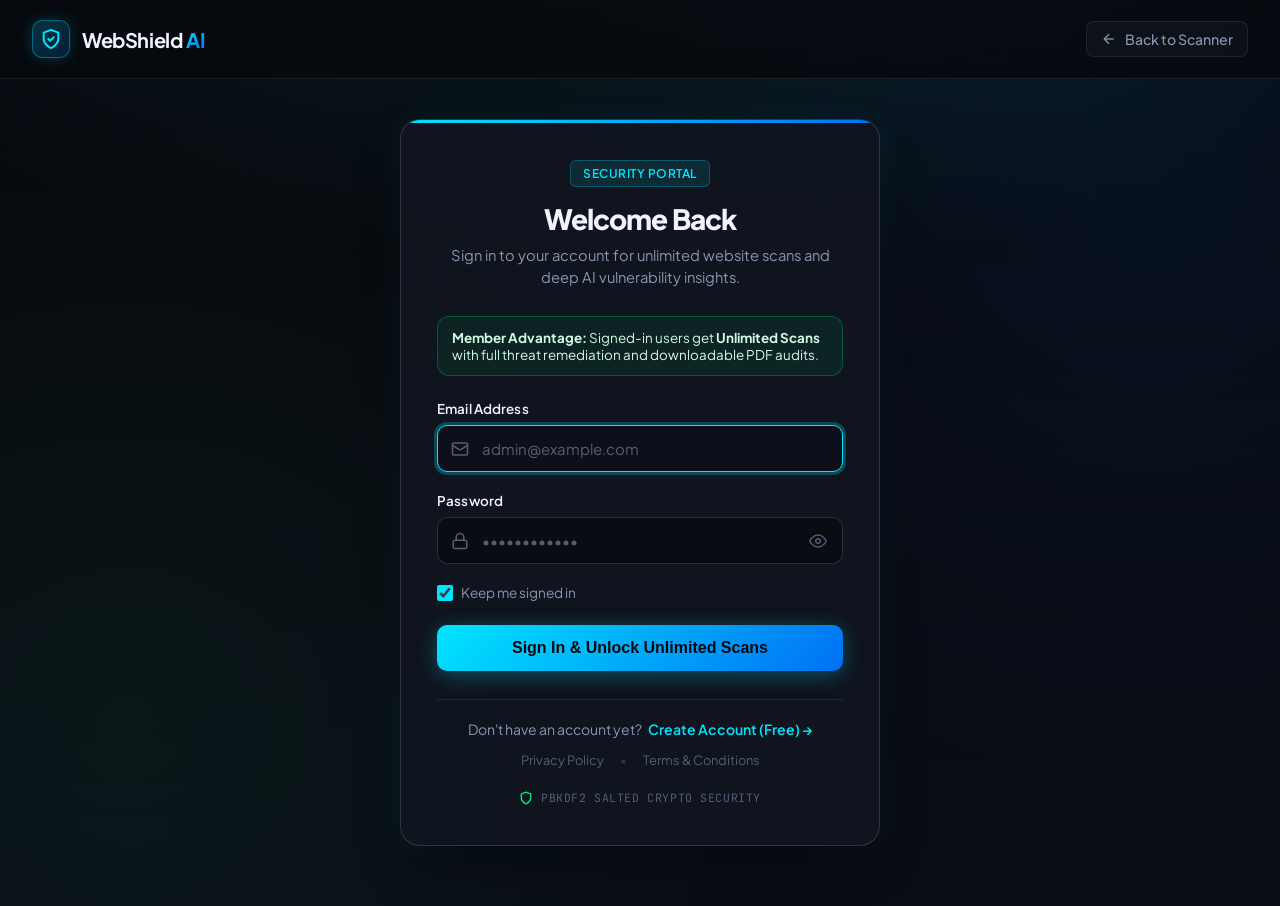
<file: frontend/login.html>
<!DOCTYPE html>
<html lang="en">
<head>
    <meta charset="UTF-8">
    <meta name="viewport" content="width=device-width, initial-scale=1.0">
    <title>Sign In - WebShield AI Cyber Defense</title>
    <meta name="description" content="Sign in to WebShield AI to unlock unlimited website security scans, AI analysis, and executive PDF reports.">
    <link rel="icon" type="image/svg+xml" href="/favicon.svg">
    <link rel="preconnect" href="https://fonts.googleapis.com">
    <link rel="preconnect" href="https://fonts.gstatic.com" crossorigin>
    <link href="https://fonts.googleapis.com/css2?family=JetBrains+Mono:wght@400;500;600;700&family=Plus+Jakarta+Sans:wght@300;400;500;600;700;800&display=swap" rel="stylesheet">
    <style>
        :root {
            --bg-core: #07080c;
            --bg-surface: #0d0f17;
            --bg-surface-elevated: #131722;
            --bg-card: rgba(18, 22, 34, 0.82);
            --bg-card-hover: rgba(24, 30, 48, 0.92);
            --bg-input: #0a0c14;

            --border-subtle: rgba(255, 255, 255, 0.08);
            --border-medium: rgba(255, 255, 255, 0.14);
            --border-bright: rgba(0, 229, 255, 0.35);
            --border-focus: #00e5ff;

            --neon-cyan: #00e5ff;
            --neon-cyan-glow: rgba(0, 229, 255, 0.25);
            --neon-emerald: #00e676;
            --neon-emerald-glow: rgba(0, 230, 118, 0.22);
            --neon-crimson: #ff1744;
            --neon-crimson-glow: rgba(255, 23, 68, 0.25);
            --neon-purple: #00b0ff;
            --neon-purple-glow: rgba(0, 176, 255, 0.25);

            --font-sans: 'Plus Jakarta Sans', -apple-system, BlinkMacSystemFont, sans-serif;
            --font-mono: 'JetBrains Mono', monospace;

            --text-main: #f0f3fc;
            --text-muted: #8b95b0;
            --text-dim: #545e75;

            --grad-brand: linear-gradient(135deg, #00e5ff 0%, #0070f3 100%);
            --grad-danger: linear-gradient(135deg, #ff1744 0%, #ff5252 100%);
        [data-theme="light"] {
            --bg-core: #f6f8fc;
            --bg-surface: #ffffff;
            --bg-surface-elevated: #edf2f9;
            --bg-card: rgba(255, 255, 255, 0.95);
            --bg-card-hover: #ffffff;
            --bg-input: #f8fafc;
            --border-subtle: rgba(15, 23, 42, 0.08);
            --border-medium: rgba(15, 23, 42, 0.16);
            --border-bright: rgba(0, 112, 243, 0.35);
            --text-main: #0f172a;
            --text-muted: #475569;
            --text-dim: #64748b;
        }

        * {
            box-sizing: border-box;
            margin: 0;
            padding: 0;
        }

        body {
            background-color: var(--bg-core);
            background-image: 
                radial-gradient(ellipse 80% 50% at 50% -20%, rgba(0, 229, 255, 0.12), transparent),
                radial-gradient(circle at 90% 20%, rgba(0, 112, 243, 0.08), transparent 45%),
                radial-gradient(circle at 10% 80%, rgba(0, 230, 118, 0.05), transparent 45%),
                linear-gradient(to bottom, #07080c, #0a0d16);
            color: var(--text-main);
            font-family: var(--font-sans);
            min-height: 100vh;
            display: flex;
            flex-direction: column;
            overflow-x: hidden;
            -webkit-font-smoothing: antialiased;
        }

        /* Top Navbar */
        .auth-nav {
            padding: 20px 32px;
            display: flex;
            align-items: center;
            justify-content: space-between;
            border-bottom: 1px solid var(--border-subtle);
            backdrop-filter: blur(16px);
            background: rgba(7, 8, 12, 0.75);
        }

        .brand-group {
            display: flex;
            align-items: center;
            gap: 12px;
            text-decoration: none;
            color: var(--text-main);
        }

        .brand-icon-wrap {
            width: 38px;
            height: 38px;
            border-radius: 10px;
            background: linear-gradient(135deg, rgba(0, 229, 255, 0.2), rgba(0, 112, 243, 0.2));
            border: 1px solid var(--border-bright);
            display: flex;
            align-items: center;
            justify-content: center;
            color: var(--neon-cyan);
            box-shadow: 0 0 15px rgba(0, 229, 255, 0.2);
        }

        .brand-icon-wrap svg {
            width: 22px;
            height: 22px;
        }

        .brand-title {
            font-size: 1.25rem;
            font-weight: 700;
            letter-spacing: -0.02em;
        }

        .brand-title span {
            background: var(--grad-brand);
            -webkit-background-clip: text;
            -webkit-text-fill-color: transparent;
        }

        .nav-back-link {
            display: flex;
            align-items: center;
            gap: 8px;
            color: var(--text-muted);
            text-decoration: none;
            font-size: 0.88rem;
            font-weight: 500;
            padding: 8px 14px;
            border-radius: 8px;
            border: 1px solid var(--border-subtle);
            background: rgba(255, 255, 255, 0.03);
            transition: all 0.2s ease;
        }

        .nav-back-link:hover {
            color: var(--neon-cyan);
            border-color: var(--border-bright);
            background: rgba(0, 229, 255, 0.05);
        }

        /* Container */
        .auth-container {
            flex: 1;
            display: flex;
            align-items: center;
            justify-content: center;
            padding: 40px 20px 60px;
        }

        .auth-card {
            width: 100%;
            max-width: 480px;
            background: var(--bg-card);
            border: 1px solid var(--border-medium);
            border-radius: 20px;
            padding: 40px 36px;
            backdrop-filter: blur(25px);
            -webkit-backdrop-filter: blur(25px);
            box-shadow: 0 20px 50px -15px rgba(0, 0, 0, 0.7), 0 0 30px rgba(0, 229, 255, 0.08);
            position: relative;
            overflow: hidden;
            animation: fadeInCard 0.4s cubic-bezier(0.16, 1, 0.3, 1);
        }

        @keyframes fadeInCard {
            from {
                opacity: 0;
                transform: translateY(16px);
            }
            to {
                opacity: 1;
                transform: translateY(0);
            }
        }

        .auth-card::before {
            content: '';
            position: absolute;
            top: 0;
            left: 0;
            right: 0;
            height: 3px;
            background: var(--grad-brand);
        }

        /* Card Header */
        .auth-header {
            text-align: center;
            margin-bottom: 28px;
        }

        .auth-badge-pill {
            display: inline-flex;
            align-items: center;
            gap: 6px;
            padding: 5px 12px;
            border-radius: 6px;
            background: rgba(0, 229, 255, 0.1);
            border: 1px solid rgba(0, 229, 255, 0.25);
            color: var(--neon-cyan);
            font-size: 0.75rem;
            font-weight: 600;
            letter-spacing: 0.04em;
            text-transform: uppercase;
            margin-bottom: 14px;
        }

        .auth-title {
            font-size: 1.75rem;
            font-weight: 800;
            letter-spacing: -0.03em;
            margin-bottom: 8px;
            color: var(--text-main);
        }

        .auth-subtitle {
            font-size: 0.92rem;
            color: var(--text-muted);
            line-height: 1.5;
        }

        /* Unlimited Benefit Callout */
        .benefit-banner {
            display: flex;
            align-items: flex-start;
            gap: 12px;
            background: rgba(0, 230, 118, 0.08);
            border: 1px solid rgba(0, 230, 118, 0.25);
            border-radius: 12px;
            padding: 12px 14px;
            margin-bottom: 24px;
            font-size: 0.84rem;
            color: #d1fae5;
        }

        .benefit-icon {
            font-size: 1.15rem;
            color: var(--neon-emerald);
            flex-shrink: 0;
        }

        /* Form Controls */
        .form-group {
            margin-bottom: 20px;
        }

        .form-label {
            display: block;
            font-size: 0.84rem;
            font-weight: 600;
            color: var(--text-main);
            margin-bottom: 8px;
            letter-spacing: 0.01em;
        }

        .input-wrapper {
            position: relative;
            display: flex;
            align-items: center;
        }

        .input-icon {
            position: absolute;
            left: 14px;
            color: var(--text-dim);
            pointer-events: none;
            display: flex;
            align-items: center;
        }

        .form-input {
            width: 100%;
            background: var(--bg-input);
            border: 1px solid var(--border-medium);
            border-radius: 10px;
            padding: 13px 14px 13px 44px;
            color: var(--text-main);
            font-family: var(--font-sans);
            font-size: 0.94rem;
            transition: all 0.2s ease;
            outline: none;
        }

        .form-input:focus {
            border-color: var(--border-focus);
            box-shadow: 0 0 0 3px var(--neon-cyan-glow);
            background: #0d101a;
        }

        .form-input::placeholder {
            color: var(--text-dim);
        }

        .toggle-password-btn {
            position: absolute;
            right: 12px;
            background: none;
            border: none;
            color: var(--text-dim);
            cursor: pointer;
            padding: 4px;
            display: flex;
            align-items: center;
            transition: color 0.2s;
        }

        .toggle-password-btn:hover {
            color: var(--neon-cyan);
        }

        /* Remember Me Row */
        .form-meta-row {
            display: flex;
            align-items: center;
            justify-content: space-between;
            margin-bottom: 24px;
            font-size: 0.85rem;
        }

        .remember-label {
            display: flex;
            align-items: center;
            gap: 8px;
            color: var(--text-muted);
            cursor: pointer;
        }

        .remember-label input[type="checkbox"] {
            accent-color: var(--neon-cyan);
            width: 16px;
            height: 16px;
            cursor: pointer;
        }

        /* Submit Button */
        .btn-submit {
            width: 100%;
            background: var(--grad-brand);
            border: none;
            border-radius: 10px;
            padding: 14px;
            font-size: 1rem;
            font-weight: 700;
            color: #07080c;
            cursor: pointer;
            box-shadow: 0 4px 20px rgba(0, 229, 255, 0.3);
            transition: all 0.25s cubic-bezier(0.16, 1, 0.3, 1);
            display: flex;
            align-items: center;
            justify-content: center;
            gap: 10px;
        }

        .btn-submit:hover:not(:disabled) {
            transform: translateY(-2px);
            box-shadow: 0 8px 25px rgba(0, 229, 255, 0.45);
        }

        .btn-submit:active {
            transform: translateY(0);
        }

        .btn-submit:disabled {
            opacity: 0.6;
            cursor: not-allowed;
        }

        /* Switch Link Footer */
        .auth-footer {
            margin-top: 28px;
            text-align: center;
            font-size: 0.88rem;
            color: var(--text-muted);
            border-top: 1px solid var(--border-subtle);
            padding-top: 20px;
        }

        .auth-footer a {
            color: var(--neon-cyan);
            text-decoration: none;
            font-weight: 600;
            margin-left: 4px;
            transition: text-shadow 0.2s ease;
        }

        .auth-footer a:hover {
            text-decoration: underline;
            text-shadow: 0 0 10px var(--neon-cyan-glow);
        }

        /* Toast / Notification Box */
        .alert-box {
            display: none;
            padding: 12px 14px;
            border-radius: 10px;
            font-size: 0.88rem;
            margin-bottom: 20px;
            line-height: 1.4;
            animation: fadeInAlert 0.25s ease;
        }

        @keyframes fadeInAlert {
            from { opacity: 0; transform: translateY(-6px); }
            to { opacity: 1; transform: translateY(0); }
        }

        .alert-box.error {
            display: block;
            background: rgba(255, 23, 68, 0.12);
            border: 1px solid rgba(255, 23, 68, 0.35);
            color: #ff8095;
        }

        .alert-box.success {
            display: block;
            background: rgba(0, 230, 118, 0.12);
            border: 1px solid rgba(0, 230, 118, 0.35);
            color: #69f0ae;
        }

        /* Cyber Security Badge */
        .cyber-secure-tag {
            margin-top: 22px;
            display: flex;
            align-items: center;
            justify-content: center;
            gap: 8px;
            font-family: var(--font-mono);
            font-size: 0.72rem;
            color: var(--text-dim);
            letter-spacing: 0.05em;
            text-transform: uppercase;
        }

        .cyber-secure-tag svg {
            width: 14px;
            height: 14px;
            color: var(--neon-emerald);
        }

        /* Spinner */
        .spinner {
            width: 18px;
            height: 18px;
            border: 2px solid rgba(0, 0, 0, 0.2);
            border-top-color: #07080c;
            border-radius: 50%;
            animation: spin 0.7s linear infinite;
        }

        @keyframes spin {
            to { transform: rotate(360deg); }
        }
    </style>
</head>
<body>

    <!-- Navigation Header -->
    <header class="auth-nav">
        <a href="/" class="brand-group">
            <div class="brand-icon-wrap">
                <svg viewBox="0 0 24 24" fill="none" stroke="currentColor" stroke-width="2.2" stroke-linecap="round" stroke-linejoin="round">
                    <path d="M12 22s8-4 8-10V5l-8-3-8 3v7c0 6 8 10 8 10z"/>
                    <path d="m9 12 2 2 4-4"/>
                </svg>
            </div>
            <div class="brand-title">
                WebShield <span>AI</span>
            </div>
        </a>

        <a href="/" class="nav-back-link">
            <svg width="16" height="16" viewBox="0 0 24 24" fill="none" stroke="currentColor" stroke-width="2">
                <line x1="19" y1="12" x2="5" y2="12"></line>
                <polyline points="12 19 5 12 12 5"></polyline>
            </svg>
            <span>Back to Scanner</span>
        </a>
    </header>

    <!-- Main Container -->
    <div class="auth-container">
        <div class="auth-card">
            
            <div class="auth-header">
                <div class="auth-badge-pill">
                    <span>Security Portal</span>
                </div>
                <h1 class="auth-title">Welcome Back</h1>
                <p class="auth-subtitle">Sign in to your account for unlimited website scans and deep AI vulnerability insights.</p>
            </div>

            <!-- Benefit Callout -->
            <div class="benefit-banner">
                <div>
                    <strong>Member Advantage:</strong> Signed-in users get <strong>Unlimited Scans</strong> with full threat remediation and downloadable PDF audits.
                </div>
            </div>

            <!-- Alert Notification -->
            <div id="alert-box" class="alert-box"></div>

            <!-- Login Form -->
            <form id="login-form" onsubmit="handleLogin(event)">
                <div class="form-group">
                    <label for="email" class="form-label">Email Address</label>
                    <div class="input-wrapper">
                        <span class="input-icon">
                            <svg width="18" height="18" viewBox="0 0 24 24" fill="none" stroke="currentColor" stroke-width="2">
                                <rect x="2" y="4" width="20" height="16" rx="2"></rect>
                                <path d="m22 7-8.97 5.7a1.94 1.94 0 0 1-2.06 0L2 7"></path>
                            </svg>
                        </span>
                        <input 
                            type="email" 
                            id="email" 
                            class="form-input" 
                            placeholder="admin@example.com" 
                            required 
                            autocomplete="email"
                            autofocus
                        >
                    </div>
                </div>

                <div class="form-group">
                    <label for="password" class="form-label">Password</label>
                    <div class="input-wrapper">
                        <span class="input-icon">
                            <svg width="18" height="18" viewBox="0 0 24 24" fill="none" stroke="currentColor" stroke-width="2">
                                <rect x="3" y="11" width="18" height="11" rx="2" ry="2"></rect>
                                <path d="M7 11V7a5 5 0 0 1 10 0v4"></path>
                            </svg>
                        </span>
                        <input 
                            type="password" 
                            id="password" 
                            class="form-input" 
                            placeholder="••••••••••••" 
                            required 
                            autocomplete="current-password"
                        >
                        <button type="button" class="toggle-password-btn" onclick="togglePasswordVisibility()" aria-label="Toggle password visibility">
                            <svg id="eye-icon" width="18" height="18" viewBox="0 0 24 24" fill="none" stroke="currentColor" stroke-width="2">
                                <path d="M1 12s4-8 11-8 11 8 11 8-4 8-11 8-11-8-11-8z"></path>
                                <circle cx="12" cy="12" r="3"></circle>
                            </svg>
                        </button>
                    </div>
                </div>

                <div class="form-meta-row">
                    <label class="remember-label">
                        <input type="checkbox" id="remember-me" checked>
                        <span>Keep me signed in</span>
                    </label>
                </div>

                <button type="submit" id="btn-submit" class="btn-submit">
                    <span id="btn-text">Sign In & Unlock Unlimited Scans</span>
                    <span id="btn-spinner" class="spinner" style="display: none;"></span>
                </button>
            </form>

            <div class="auth-footer">
                Don't have an account yet? 
                <a href="/register">Create Account (Free) →</a>
            </div>

            <div style="display: flex; justify-content: center; gap: 16px; margin-top: 14px; font-size: 0.8rem;">
                <a href="/privacy" style="color: var(--text-dim); text-decoration: none;">Privacy Policy</a>
                <span style="color: var(--border-medium);">&bull;</span>
                <a href="/terms" style="color: var(--text-dim); text-decoration: none;">Terms &amp; Conditions</a>
            </div>

            <div class="cyber-secure-tag">
                <svg viewBox="0 0 24 24" fill="none" stroke="currentColor" stroke-width="2.5">
                    <path d="M12 22s8-4 8-10V5l-8-3-8 3v7c0 6 8 10 8 10z"/>
                </svg>
                <span>PBKDF2 Salted Crypto Security</span>
            </div>

        </div>
    </div>

    <script>
        // Apply theme immediately
        const savedTheme = localStorage.getItem('webshield_theme') || (window.matchMedia('(prefers-color-scheme: light)').matches ? 'light' : 'dark');
        document.documentElement.setAttribute('data-theme', savedTheme);

        // Check if message query param is passed (e.g. limit reached)
        const urlParams = new URLSearchParams(window.location.search);
        if (urlParams.get('reason') === 'limit') {
            showAlert('error', 'Your free credits are over. Please sign in to continue with unlimited scans.');
        }

        function togglePasswordVisibility() {
            const pwdInput = document.getElementById('password');
            const eyeIcon = document.getElementById('eye-icon');
            const btn = document.querySelector('.toggle-password-btn');
            if (pwdInput.type === 'password') {
                pwdInput.type = 'text';
                btn.setAttribute('aria-pressed', 'true');
                btn.setAttribute('aria-label', 'Hide password');
                eyeIcon.innerHTML = `
                    <path d="M17.94 17.94A10.07 10.07 0 0 1 12 20c-7 0-11-8-11-8a18.45 18.45 0 0 1 5.06-5.94M9.9 4.24A9.12 9.12 0 0 1 12 4c7 0 11 8 11 8a18.5 18.5 0 0 1-2.16 3.19m-6.72-1.07a3 3 0 1 1-4.24-4.24"></path>
                    <line x1="1" y1="1" x2="23" y2="23"></line>
                `;
            } else {
                pwdInput.type = 'password';
                btn.setAttribute('aria-pressed', 'false');
                btn.setAttribute('aria-label', 'Show password');
                eyeIcon.innerHTML = `
                    <path d="M1 12s4-8 11-8 11 8 11 8-4 8-11 8-11-8-11-8z"></path>
                    <circle cx="12" cy="12" r="3"></circle>
                `;
            }
        }

        function showAlert(type, message) {
            const box = document.getElementById('alert-box');
            box.className = 'alert-box ' + type;
            box.innerText = message;
            box.style.display = 'block';
        }

        async function handleLogin(e) {
            e.preventDefault();
            const email = document.getElementById('email').value.trim();
            const password = document.getElementById('password').value;
            const btn = document.getElementById('btn-submit');
            const btnText = document.getElementById('btn-text');
            const spinner = document.getElementById('btn-spinner');

            if (!email || !password) {
                showAlert('error', 'Please fill in both email and password.');
                return;
            }

            btn.disabled = true;
            btnText.innerText = 'Verifying credentials...';
            spinner.style.display = 'inline-block';

            try {
                const response = await fetch('/api/auth/login', {
                    method: 'POST',
                    headers: { 'Content-Type': 'application/json' },
                    body: JSON.stringify({ email, password })
                });

                const data = await response.json();

                if (!response.ok || !data.success) {
                    showAlert('error', data.message || 'Login failed. Please verify your email and password.');
                    btn.disabled = false;
                    btnText.innerText = 'Sign In & Unlock Unlimited Scans';
                    spinner.style.display = 'none';
                    return;
                }

                // Store token in localStorage and cookie
                localStorage.setItem('webshield_auth_token', data.token);
                localStorage.setItem('webshield_user', JSON.stringify(data.user));
                document.cookie = `webshield_session=${data.token}; path=/; max-age=1209600; SameSite=Lax`;

                showAlert('success', 'Login successful! Redirecting to scanner...');
                btnText.innerText = 'Authenticated!';

                setTimeout(() => {
                    const redirectUrl = urlParams.get('next') || '/';
                    window.location.href = redirectUrl;
                }, 800);

            } catch (err) {
                showAlert('error', 'Network error while contacting server. Please check your connection.');
                btn.disabled = false;
                btnText.innerText = 'Sign In & Unlock Unlimited Scans';
                spinner.style.display = 'none';
            }
        }
    </script>
</body>
</html>
</file>
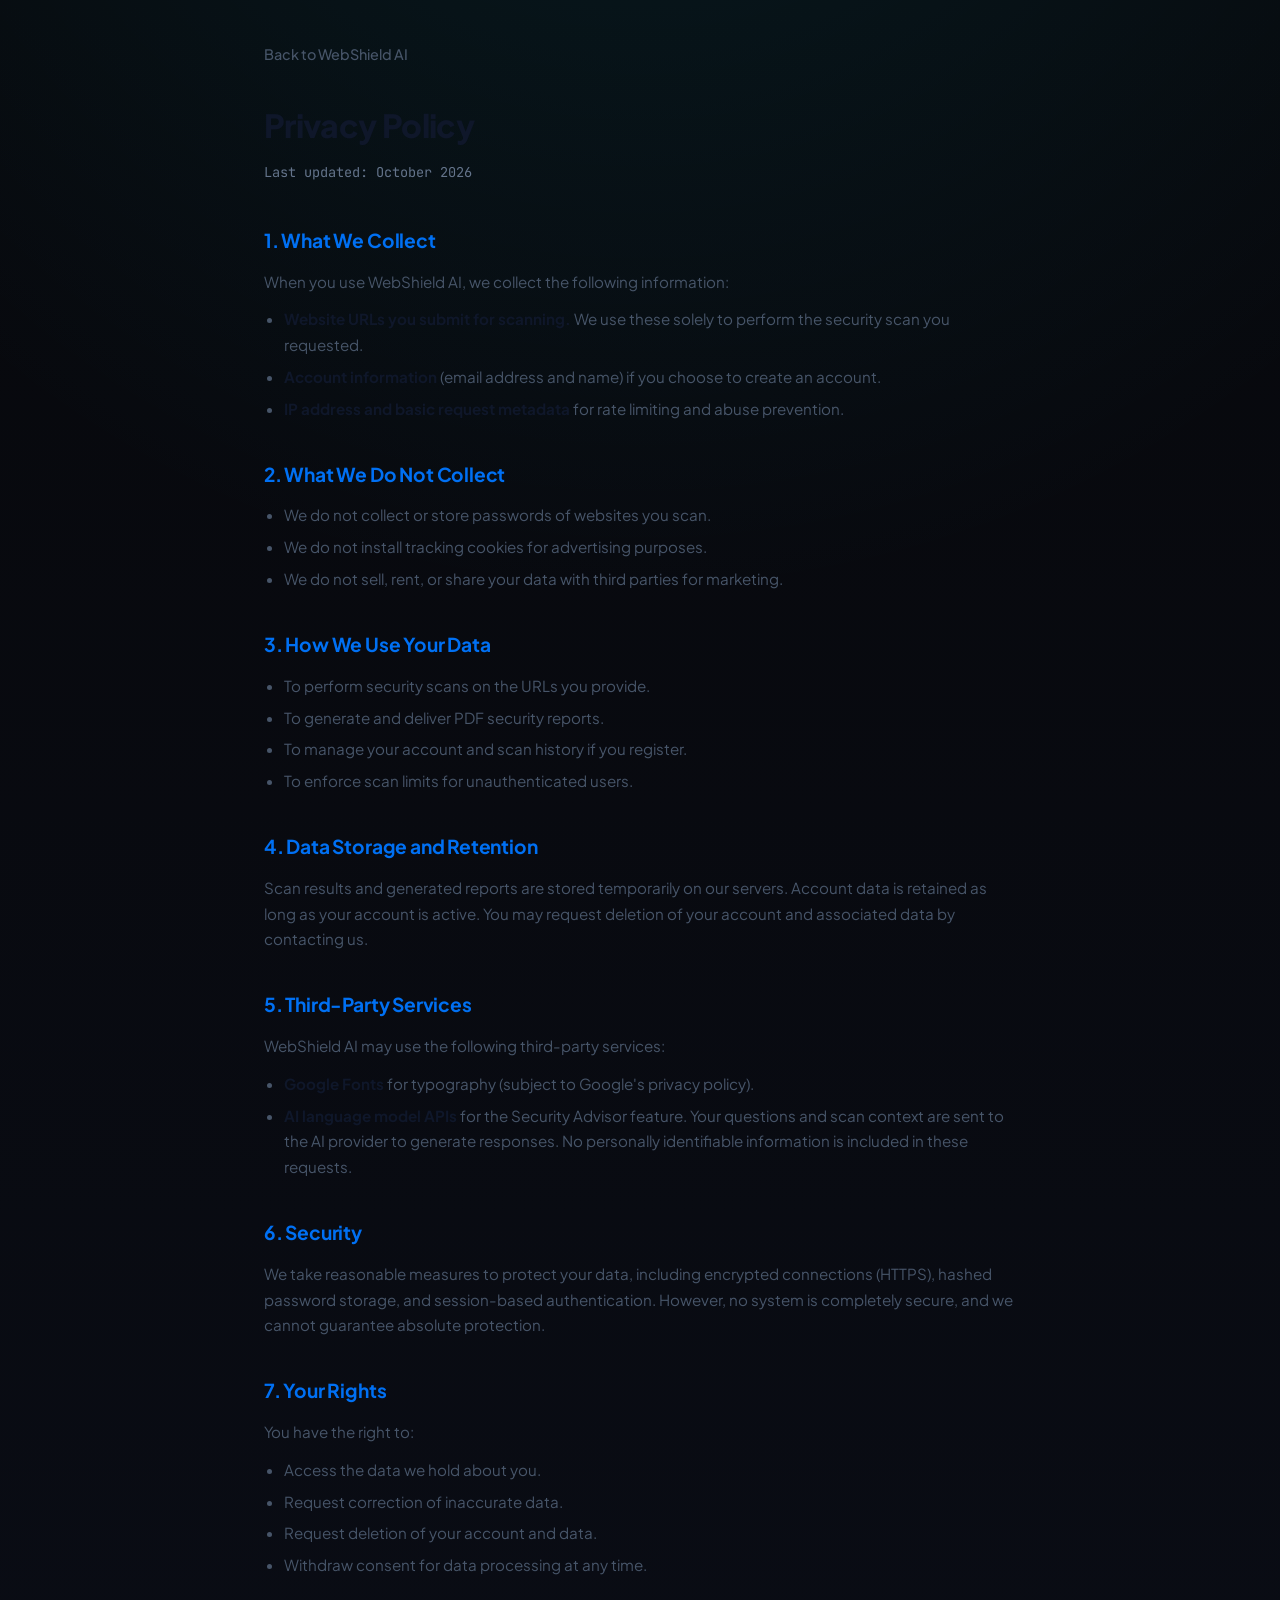
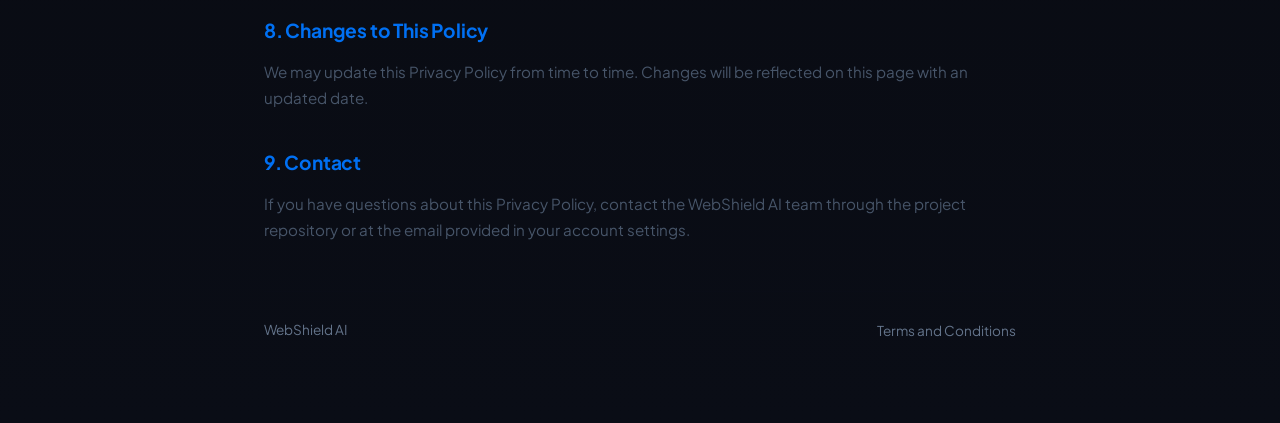
<file: frontend/privacy.html>
<!DOCTYPE html>
<html lang="en">
<head>
    <meta charset="UTF-8">
    <meta name="viewport" content="width=device-width, initial-scale=1.0">
    <title>Privacy Policy - WebShield AI</title>
    <meta name="description" content="Privacy Policy for WebShield AI. Learn how we handle your data when you use our website vulnerability scanner.">
    <link rel="icon" type="image/svg+xml" href="/favicon.svg">
    <link rel="preconnect" href="https://fonts.googleapis.com">
    <link rel="preconnect" href="https://fonts.gstatic.com" crossorigin>
    <link href="https://fonts.googleapis.com/css2?family=JetBrains+Mono:wght@400;500;600;700&family=Plus+Jakarta+Sans:wght@300;400;500;600;700;800&display=swap" rel="stylesheet">
    <style>
        :root {
            --bg-core: #07080c;
            --bg-surface: #0d0f17;
            --bg-surface-elevated: #131722;
            --bg-card: rgba(18, 22, 34, 0.72);
            --border-subtle: rgba(255, 255, 255, 0.07);
            --border-medium: rgba(255, 255, 255, 0.12);
            --border-bright: rgba(0, 229, 255, 0.3);
            --neon-cyan: #00e5ff;
            --neon-emerald: #00e676;
            --text-main: #f0f3fc;
            --text-muted: #8b95b0;
            --text-dim: #545e75;
            --font-sans: 'Plus Jakarta Sans', -apple-system, BlinkMacSystemFont, 'Segoe UI', Roboto, sans-serif;
            --font-mono: 'JetBrains Mono', 'Fira Code', monospace;
        }

        [data-theme="light"] {
            --bg-core: #f6f8fc;
            --bg-surface: #ffffff;
            --bg-surface-elevated: #edf2f9;
            --bg-card: rgba(255, 255, 255, 0.95);
            --border-subtle: rgba(15, 23, 42, 0.08);
            --border-medium: rgba(15, 23, 42, 0.16);
            --border-bright: rgba(0, 112, 243, 0.35);
            --neon-cyan: #0070f3;
            --text-main: #0f172a;
            --text-muted: #475569;
            --text-dim: #64748b;
        }

        *, *::before, *::after { box-sizing: border-box; margin: 0; padding: 0; }
        html { scroll-behavior: smooth; }


        body {
            background-color: var(--bg-core);
            background-image:
                radial-gradient(ellipse 80% 50% at 50% -20%, rgba(0, 229, 255, 0.09), transparent),
                linear-gradient(to bottom, #07080c, #0a0d16);
            color: var(--text-main);
            font-family: var(--font-sans);
            line-height: 1.7;
            min-height: 100vh;
            -webkit-font-smoothing: antialiased;
        }

        .page-container {
            max-width: 800px;
            margin: 0 auto;
            padding: 40px 24px 80px;
        }

        .back-link {
            display: inline-flex;
            align-items: center;
            gap: 6px;
            color: var(--text-muted);
            text-decoration: none;
            font-size: 0.9rem;
            font-weight: 500;
            margin-bottom: 32px;
            transition: color 0.2s;
        }
        .back-link:hover { color: var(--neon-cyan); }

        h1 {
            font-size: 2rem;
            font-weight: 800;
            letter-spacing: -0.02em;
            margin-bottom: 8px;
        }

        .last-updated {
            font-size: 0.85rem;
            color: var(--text-dim);
            margin-bottom: 40px;
            font-family: var(--font-mono);
        }

        h2 {
            font-size: 1.2rem;
            font-weight: 700;
            color: var(--neon-cyan);
            margin-top: 36px;
            margin-bottom: 12px;
            letter-spacing: -0.01em;
        }

        p, li {
            color: var(--text-muted);
            font-size: 0.95rem;
            line-height: 1.7;
            margin-bottom: 12px;
        }

        ul {
            padding-left: 20px;
            margin-bottom: 16px;
        }

        li { margin-bottom: 6px; }

        strong { color: var(--text-main); }

        .footer-bar {
            border-top: 1px solid var(--border-subtle);
            padding-top: 24px;
            margin-top: 48px;
            display: flex;
            justify-content: space-between;
            align-items: center;
            flex-wrap: wrap;
            gap: 16px;
        }

        .footer-bar a {
            color: var(--text-dim);
            text-decoration: none;
            font-size: 0.85rem;
            transition: color 0.2s;
        }
        .footer-bar a:hover { color: var(--neon-cyan); }
    </style>
</head>
<body>
    <div class="page-container">
        <a href="/" class="back-link">Back to WebShield AI</a>

        <h1>Privacy Policy</h1>
        <p class="last-updated">Last updated: October 2026</p>

        <h2>1. What We Collect</h2>
        <p>When you use WebShield AI, we collect the following information:</p>
        <ul>
            <li><strong>Website URLs you submit for scanning.</strong> We use these solely to perform the security scan you requested.</li>
            <li><strong>Account information</strong> (email address and name) if you choose to create an account.</li>
            <li><strong>IP address and basic request metadata</strong> for rate limiting and abuse prevention.</li>
        </ul>

        <h2>2. What We Do Not Collect</h2>
        <ul>
            <li>We do not collect or store passwords of websites you scan.</li>
            <li>We do not install tracking cookies for advertising purposes.</li>
            <li>We do not sell, rent, or share your data with third parties for marketing.</li>
        </ul>

        <h2>3. How We Use Your Data</h2>
        <ul>
            <li>To perform security scans on the URLs you provide.</li>
            <li>To generate and deliver PDF security reports.</li>
            <li>To manage your account and scan history if you register.</li>
            <li>To enforce scan limits for unauthenticated users.</li>
        </ul>

        <h2>4. Data Storage and Retention</h2>
        <p>Scan results and generated reports are stored temporarily on our servers. Account data is retained as long as your account is active. You may request deletion of your account and associated data by contacting us.</p>

        <h2>5. Third-Party Services</h2>
        <p>WebShield AI may use the following third-party services:</p>
        <ul>
            <li><strong>Google Fonts</strong> for typography (subject to Google's privacy policy).</li>
            <li><strong>AI language model APIs</strong> for the Security Advisor feature. Your questions and scan context are sent to the AI provider to generate responses. No personally identifiable information is included in these requests.</li>
        </ul>

        <h2>6. Security</h2>
        <p>We take reasonable measures to protect your data, including encrypted connections (HTTPS), hashed password storage, and session-based authentication. However, no system is completely secure, and we cannot guarantee absolute protection.</p>

        <h2>7. Your Rights</h2>
        <p>You have the right to:</p>
        <ul>
            <li>Access the data we hold about you.</li>
            <li>Request correction of inaccurate data.</li>
            <li>Request deletion of your account and data.</li>
            <li>Withdraw consent for data processing at any time.</li>
        </ul>

        <h2>8. Changes to This Policy</h2>
        <p>We may update this Privacy Policy from time to time. Changes will be reflected on this page with an updated date.</p>

        <h2>9. Contact</h2>
        <p>If you have questions about this Privacy Policy, contact the WebShield AI team through the project repository or at the email provided in your account settings.</p>

        <div class="footer-bar">
            <a href="/">WebShield AI</a>
            <div>
                <a href="/terms">Terms and Conditions</a>
            </div>
        </div>
    </div>
    <script>
        const savedTheme = localStorage.getItem('webshield_theme') || (window.matchMedia('(prefers-color-scheme: light)').matches ? 'light' : 'dark');
        document.documentElement.setAttribute('data-theme', savedTheme);
    </script>
</body>
</html>
</file>
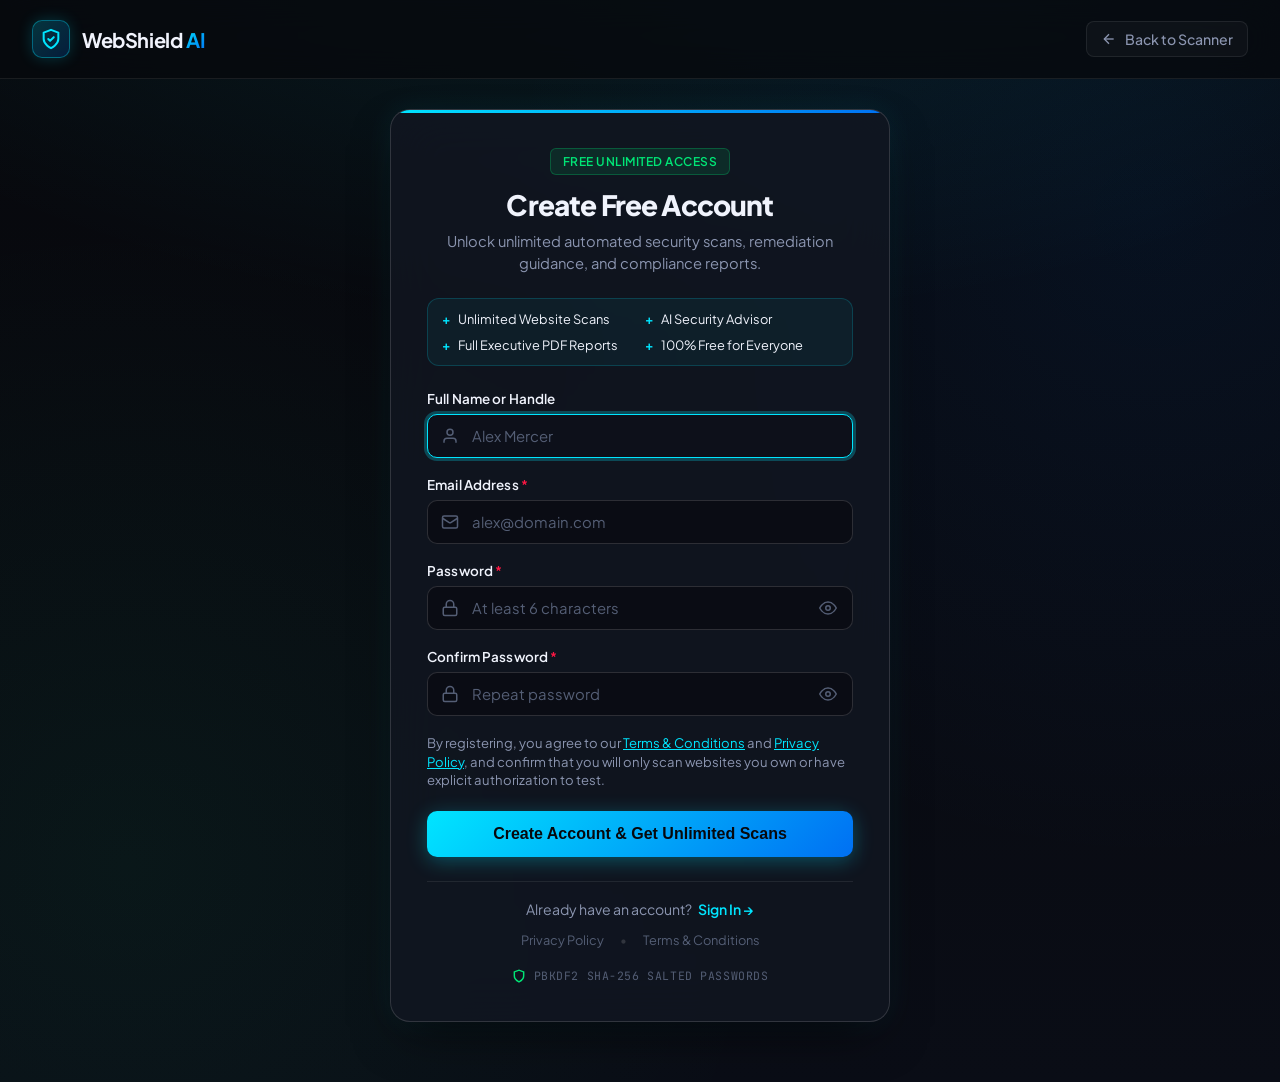
<file: frontend/register.html>
<!DOCTYPE html>
<html lang="en">
<head>
    <meta charset="UTF-8">
    <meta name="viewport" content="width=device-width, initial-scale=1.0">
    <title>Create Free Account - WebShield AI Cyber Defense</title>
    <meta name="description" content="Register a free WebShield AI account for unlimited security audits, vulnerability scanning, and AI defensive guidance.">
    <link rel="icon" type="image/svg+xml" href="/favicon.svg">
    <link rel="preconnect" href="https://fonts.googleapis.com">
    <link rel="preconnect" href="https://fonts.gstatic.com" crossorigin>
    <link href="https://fonts.googleapis.com/css2?family=JetBrains+Mono:wght@400;500;600;700&family=Plus+Jakarta+Sans:wght@300;400;500;600;700;800&display=swap" rel="stylesheet">
    <style>
        :root {
            --bg-core: #07080c;
            --bg-surface: #0d0f17;
            --bg-surface-elevated: #131722;
            --bg-card: rgba(18, 22, 34, 0.82);
            --bg-card-hover: rgba(24, 30, 48, 0.92);
            --bg-input: #0a0c14;

            --border-subtle: rgba(255, 255, 255, 0.08);
            --border-medium: rgba(255, 255, 255, 0.14);
            --border-bright: rgba(0, 229, 255, 0.35);
            --border-focus: #00e5ff;

            --neon-cyan: #00e5ff;
            --neon-cyan-glow: rgba(0, 229, 255, 0.25);
            --neon-emerald: #00e676;
            --neon-emerald-glow: rgba(0, 230, 118, 0.22);
            --neon-crimson: #ff1744;
            --neon-crimson-glow: rgba(255, 23, 68, 0.25);
            --neon-purple: #00b0ff;
            --neon-purple-glow: rgba(0, 176, 255, 0.25);

            --font-sans: 'Plus Jakarta Sans', -apple-system, BlinkMacSystemFont, sans-serif;
            --font-mono: 'JetBrains Mono', monospace;

            --text-main: #f0f3fc;
            --text-muted: #8b95b0;
            --text-dim: #545e75;

            --grad-brand: linear-gradient(135deg, #00e5ff 0%, #0070f3 100%);
            --grad-danger: linear-gradient(135deg, #ff1744 0%, #ff5252 100%);
        [data-theme="light"] {
            --bg-core: #f6f8fc;
            --bg-surface: #ffffff;
            --bg-surface-elevated: #edf2f9;
            --bg-card: rgba(255, 255, 255, 0.95);
            --bg-card-hover: #ffffff;
            --bg-input: #f8fafc;
            --border-subtle: rgba(15, 23, 42, 0.08);
            --border-medium: rgba(15, 23, 42, 0.16);
            --border-bright: rgba(0, 112, 243, 0.35);
            --text-main: #0f172a;
            --text-muted: #475569;
            --text-dim: #64748b;
        }

        * {
            box-sizing: border-box;
            margin: 0;
            padding: 0;
        }

        body {
            background-color: var(--bg-core);
            background-image: 
                radial-gradient(ellipse 80% 50% at 50% -20%, rgba(0, 229, 255, 0.12), transparent),
                radial-gradient(circle at 90% 20%, rgba(0, 112, 243, 0.08), transparent 45%),
                radial-gradient(circle at 10% 80%, rgba(0, 230, 118, 0.05), transparent 45%),
                linear-gradient(to bottom, #07080c, #0a0d16);
            color: var(--text-main);
            font-family: var(--font-sans);
            min-height: 100vh;
            display: flex;
            flex-direction: column;
            overflow-x: hidden;
            -webkit-font-smoothing: antialiased;
        }

        /* Top Navbar */
        .auth-nav {
            padding: 20px 32px;
            display: flex;
            align-items: center;
            justify-content: space-between;
            border-bottom: 1px solid var(--border-subtle);
            backdrop-filter: blur(16px);
            background: rgba(7, 8, 12, 0.75);
        }

        .brand-group {
            display: flex;
            align-items: center;
            gap: 12px;
            text-decoration: none;
            color: var(--text-main);
        }

        .brand-icon-wrap {
            width: 38px;
            height: 38px;
            border-radius: 10px;
            background: linear-gradient(135deg, rgba(0, 229, 255, 0.2), rgba(0, 112, 243, 0.2));
            border: 1px solid var(--border-bright);
            display: flex;
            align-items: center;
            justify-content: center;
            color: var(--neon-cyan);
            box-shadow: 0 0 15px rgba(0, 229, 255, 0.2);
        }

        .brand-icon-wrap svg {
            width: 22px;
            height: 22px;
        }

        .brand-title {
            font-size: 1.25rem;
            font-weight: 700;
            letter-spacing: -0.02em;
        }

        .brand-title span {
            background: var(--grad-brand);
            -webkit-background-clip: text;
            -webkit-text-fill-color: transparent;
        }

        .nav-back-link {
            display: flex;
            align-items: center;
            gap: 8px;
            color: var(--text-muted);
            text-decoration: none;
            font-size: 0.88rem;
            font-weight: 500;
            padding: 8px 14px;
            border-radius: 8px;
            border: 1px solid var(--border-subtle);
            background: rgba(255, 255, 255, 0.03);
            transition: all 0.2s ease;
        }

        .nav-back-link:hover {
            color: var(--neon-cyan);
            border-color: var(--border-bright);
            background: rgba(0, 229, 255, 0.05);
        }

        /* Container */
        .auth-container {
            flex: 1;
            display: flex;
            align-items: center;
            justify-content: center;
            padding: 30px 20px 60px;
        }

        .auth-card {
            width: 100%;
            max-width: 500px;
            background: var(--bg-card);
            border: 1px solid var(--border-medium);
            border-radius: 20px;
            padding: 38px 36px;
            backdrop-filter: blur(25px);
            -webkit-backdrop-filter: blur(25px);
            box-shadow: 0 20px 50px -15px rgba(0, 0, 0, 0.7), 0 0 30px rgba(0, 229, 255, 0.08);
            position: relative;
            overflow: hidden;
            animation: fadeInCard 0.4s cubic-bezier(0.16, 1, 0.3, 1);
        }

        @keyframes fadeInCard {
            from {
                opacity: 0;
                transform: translateY(16px);
            }
            to {
                opacity: 1;
                transform: translateY(0);
            }
        }

        .auth-card::before {
            content: '';
            position: absolute;
            top: 0;
            left: 0;
            right: 0;
            height: 3px;
            background: var(--grad-brand);
        }

        /* Card Header */
        .auth-header {
            text-align: center;
            margin-bottom: 24px;
        }

        .auth-badge-pill {
            display: inline-flex;
            align-items: center;
            gap: 6px;
            padding: 5px 12px;
            border-radius: 6px;
            background: rgba(0, 230, 118, 0.1);
            border: 1px solid rgba(0, 230, 118, 0.25);
            color: var(--neon-emerald);
            font-size: 0.75rem;
            font-weight: 600;
            letter-spacing: 0.04em;
            text-transform: uppercase;
            margin-bottom: 12px;
        }

        .auth-title {
            font-size: 1.75rem;
            font-weight: 800;
            letter-spacing: -0.03em;
            margin-bottom: 8px;
            color: var(--text-main);
        }

        .auth-subtitle {
            font-size: 0.92rem;
            color: var(--text-muted);
            line-height: 1.5;
        }

        /* Benefit Highlights Grid */
        .benefit-grid {
            display: grid;
            grid-template-columns: 1fr 1fr;
            gap: 10px;
            background: rgba(0, 229, 255, 0.05);
            border: 1px solid rgba(0, 229, 255, 0.18);
            border-radius: 12px;
            padding: 12px 14px;
            margin-bottom: 24px;
            font-size: 0.8rem;
            color: var(--text-main);
        }

        .benefit-item {
            display: flex;
            align-items: center;
            gap: 8px;
        }

        .benefit-check {
            color: var(--neon-cyan);
            font-weight: 800;
        }

        /* Form Controls */
        .form-group {
            margin-bottom: 18px;
        }

        .form-label {
            display: block;
            font-size: 0.84rem;
            font-weight: 600;
            color: var(--text-main);
            margin-bottom: 7px;
            letter-spacing: 0.01em;
        }

        .input-wrapper {
            position: relative;
            display: flex;
            align-items: center;
        }

        .input-icon {
            position: absolute;
            left: 14px;
            color: var(--text-dim);
            pointer-events: none;
            display: flex;
            align-items: center;
        }

        .form-input {
            width: 100%;
            background: var(--bg-input);
            border: 1px solid var(--border-medium);
            border-radius: 10px;
            padding: 12px 14px 12px 44px;
            color: var(--text-main);
            font-family: var(--font-sans);
            font-size: 0.93rem;
            transition: all 0.2s ease;
            outline: none;
        }

        .form-input:focus {
            border-color: var(--border-focus);
            box-shadow: 0 0 0 3px var(--neon-cyan-glow);
            background: #0d101a;
        }

        .form-input::placeholder {
            color: var(--text-dim);
        }

        .toggle-password-btn {
            position: absolute;
            right: 12px;
            background: none;
            border: none;
            color: var(--text-dim);
            cursor: pointer;
            padding: 4px;
            display: flex;
            align-items: center;
            transition: color 0.2s;
        }

        .toggle-password-btn:hover {
            color: var(--neon-cyan);
        }

        /* Password strength bar */
        .pwd-strength-bar {
            height: 4px;
            width: 100%;
            background: rgba(255, 255, 255, 0.08);
            border-radius: 2px;
            margin-top: 6px;
            overflow: hidden;
            display: none;
        }

        .pwd-strength-fill {
            height: 100%;
            width: 0%;
            background: var(--neon-crimson);
            transition: all 0.3s ease;
        }

        /* Terms / Agreement */
        .terms-row {
            margin-bottom: 22px;
            font-size: 0.82rem;
            color: var(--text-muted);
            line-height: 1.4;
        }

        /* Submit Button */
        .btn-submit {
            width: 100%;
            background: var(--grad-brand);
            border: none;
            border-radius: 10px;
            padding: 14px;
            font-size: 1rem;
            font-weight: 700;
            color: #07080c;
            cursor: pointer;
            box-shadow: 0 4px 20px rgba(0, 229, 255, 0.3);
            transition: all 0.25s cubic-bezier(0.16, 1, 0.3, 1);
            display: flex;
            align-items: center;
            justify-content: center;
            gap: 10px;
        }

        .btn-submit:hover:not(:disabled) {
            transform: translateY(-2px);
            box-shadow: 0 8px 25px rgba(0, 229, 255, 0.45);
        }

        .btn-submit:disabled {
            opacity: 0.6;
            cursor: not-allowed;
        }

        /* Switch Link Footer */
        .auth-footer {
            margin-top: 24px;
            text-align: center;
            font-size: 0.88rem;
            color: var(--text-muted);
            border-top: 1px solid var(--border-subtle);
            padding-top: 18px;
        }

        .auth-footer a {
            color: var(--neon-cyan);
            text-decoration: none;
            font-weight: 600;
            margin-left: 4px;
        }

        .auth-footer a:hover {
            text-decoration: underline;
            text-shadow: 0 0 10px var(--neon-cyan-glow);
        }

        /* Toast / Notification Box */
        .alert-box {
            display: none;
            padding: 12px 14px;
            border-radius: 10px;
            font-size: 0.88rem;
            margin-bottom: 20px;
            line-height: 1.4;
            animation: fadeInAlert 0.25s ease;
        }

        @keyframes fadeInAlert {
            from { opacity: 0; transform: translateY(-6px); }
            to { opacity: 1; transform: translateY(0); }
        }

        .alert-box.error {
            display: block;
            background: rgba(255, 23, 68, 0.12);
            border: 1px solid rgba(255, 23, 68, 0.35);
            color: #ff8095;
        }

        .alert-box.success {
            display: block;
            background: rgba(0, 230, 118, 0.12);
            border: 1px solid rgba(0, 230, 118, 0.35);
            color: #69f0ae;
        }

        .cyber-secure-tag {
            margin-top: 20px;
            display: flex;
            align-items: center;
            justify-content: center;
            gap: 8px;
            font-family: var(--font-mono);
            font-size: 0.72rem;
            color: var(--text-dim);
            letter-spacing: 0.05em;
            text-transform: uppercase;
        }

        .cyber-secure-tag svg {
            width: 14px;
            height: 14px;
            color: var(--neon-emerald);
        }

        .spinner {
            width: 18px;
            height: 18px;
            border: 2px solid rgba(0, 0, 0, 0.2);
            border-top-color: #07080c;
            border-radius: 50%;
            animation: spin 0.7s linear infinite;
        }

        @keyframes spin {
            to { transform: rotate(360deg); }
        }
    </style>
</head>
<body>

    <!-- Header -->
    <header class="auth-nav">
        <a href="/" class="brand-group">
            <div class="brand-icon-wrap">
                <svg viewBox="0 0 24 24" fill="none" stroke="currentColor" stroke-width="2.2" stroke-linecap="round" stroke-linejoin="round">
                    <path d="M12 22s8-4 8-10V5l-8-3-8 3v7c0 6 8 10 8 10z"/>
                    <path d="m9 12 2 2 4-4"/>
                </svg>
            </div>
            <div class="brand-title">
                WebShield <span>AI</span>
            </div>
        </a>

        <a href="/" class="nav-back-link">
            <svg width="16" height="16" viewBox="0 0 24 24" fill="none" stroke="currentColor" stroke-width="2">
                <line x1="19" y1="12" x2="5" y2="12"></line>
                <polyline points="12 19 5 12 12 5"></polyline>
            </svg>
            <span>Back to Scanner</span>
        </a>
    </header>

    <!-- Main Container -->
    <div class="auth-container">
        <div class="auth-card">
            
            <div class="auth-header">
                <div class="auth-badge-pill">
                    <span>Free Unlimited Access</span>
                </div>
                <h1 class="auth-title">Create Free Account</h1>
                <p class="auth-subtitle">Unlock unlimited automated security scans, remediation guidance, and compliance reports.</p>
            </div>

            <!-- Features Grid -->
            <div class="benefit-grid">
                <div class="benefit-item">
                    <span class="benefit-check" style="font-weight: 700;">+</span>
                    <span>Unlimited Website Scans</span>
                </div>
                <div class="benefit-item">
                    <span class="benefit-check" style="font-weight: 700;">+</span>
                    <span>AI Security Advisor</span>
                </div>
                <div class="benefit-item">
                    <span class="benefit-check" style="font-weight: 700;">+</span>
                    <span>Full Executive PDF Reports</span>
                </div>
                <div class="benefit-item">
                    <span class="benefit-check" style="font-weight: 700;">+</span>
                    <span>100% Free for Everyone</span>
                </div>
            </div>

            <!-- Alert Notification -->
            <div id="alert-box" class="alert-box"></div>

            <!-- Register Form -->
            <form id="register-form" onsubmit="handleRegister(event)">
                <div class="form-group">
                    <label for="name" class="form-label">Full Name or Handle</label>
                    <div class="input-wrapper">
                        <span class="input-icon">
                            <svg width="18" height="18" viewBox="0 0 24 24" fill="none" stroke="currentColor" stroke-width="2">
                                <path d="M20 21v-2a4 4 0 0 0-4-4H8a4 4 0 0 0-4 4v2"></path>
                                <circle cx="12" cy="7" r="4"></circle>
                            </svg>
                        </span>
                        <input 
                            type="text" 
                            id="name" 
                            class="form-input" 
                            placeholder="Alex Mercer" 
                            autocomplete="name"
                            autofocus
                        >
                    </div>
                </div>

                <div class="form-group">
                    <label for="email" class="form-label">Email Address <span style="color: var(--neon-crimson);">*</span></label>
                    <div class="input-wrapper">
                        <span class="input-icon">
                            <svg width="18" height="18" viewBox="0 0 24 24" fill="none" stroke="currentColor" stroke-width="2">
                                <rect x="2" y="4" width="20" height="16" rx="2"></rect>
                                <path d="m22 7-8.97 5.7a1.94 1.94 0 0 1-2.06 0L2 7"></path>
                            </svg>
                        </span>
                        <input 
                            type="email" 
                            id="email" 
                            class="form-input" 
                            placeholder="alex@domain.com" 
                            required 
                            autocomplete="email"
                            oninput="onEmailChange(this.value)"
                            onblur="onEmailBlur(this.value)"
                        >
                    </div>
                    <div id="email-feedback" style="display: none; font-size: 0.8rem; margin-top: 6px; font-weight: 500;"></div>
                </div>

                <div class="form-group">
                    <label for="password" class="form-label">Password <span style="color: var(--neon-crimson);">*</span></label>
                    <div class="input-wrapper">
                        <span class="input-icon">
                            <svg width="18" height="18" viewBox="0 0 24 24" fill="none" stroke="currentColor" stroke-width="2">
                                <rect x="3" y="11" width="18" height="11" rx="2" ry="2"></rect>
                                <path d="M7 11V7a5 5 0 0 1 10 0v4"></path>
                            </svg>
                        </span>
                        <input 
                            type="password" 
                            id="password" 
                            class="form-input" 
                            placeholder="At least 6 characters" 
                            required 
                            autocomplete="new-password"
                            oninput="updateStrength(this.value)"
                        >
                        <button type="button" class="toggle-password-btn" onclick="togglePasswordVisibility('password', 'eye-icon-1')" aria-label="Toggle password visibility">
                            <svg id="eye-icon-1" width="18" height="18" viewBox="0 0 24 24" fill="none" stroke="currentColor" stroke-width="2">
                                <path d="M1 12s4-8 11-8 11 8 11 8-4 8-11 8-11-8-11-8z"></path>
                                <circle cx="12" cy="12" r="3"></circle>
                            </svg>
                        </button>
                    </div>
                    <div id="pwd-strength" class="pwd-strength-bar">
                        <div id="pwd-strength-fill" class="pwd-strength-fill"></div>
                    </div>
                </div>

                <div class="form-group">
                    <label for="confirm-password" class="form-label">Confirm Password <span style="color: var(--neon-crimson);">*</span></label>
                    <div class="input-wrapper">
                        <span class="input-icon">
                            <svg width="18" height="18" viewBox="0 0 24 24" fill="none" stroke="currentColor" stroke-width="2">
                                <rect x="3" y="11" width="18" height="11" rx="2" ry="2"></rect>
                                <path d="M7 11V7a5 5 0 0 1 10 0v4"></path>
                            </svg>
                        </span>
                        <input 
                            type="password" 
                            id="confirm-password" 
                            class="form-input" 
                            placeholder="Repeat password" 
                            required 
                            autocomplete="new-password"
                        >
                        <button type="button" class="toggle-password-btn" onclick="togglePasswordVisibility('confirm-password', 'eye-icon-2')" aria-label="Toggle password visibility">
                            <svg id="eye-icon-2" width="18" height="18" viewBox="0 0 24 24" fill="none" stroke="currentColor" stroke-width="2">
                                <path d="M1 12s4-8 11-8 11 8 11 8-4 8-11 8-11-8-11-8z"></path>
                                <circle cx="12" cy="12" r="3"></circle>
                            </svg>
                        </button>
                    </div>
                </div>

                <div class="terms-row">
                    By registering, you agree to our <a href="/terms" target="_blank" style="color: var(--neon-cyan); text-decoration: underline;">Terms &amp; Conditions</a> and <a href="/privacy" target="_blank" style="color: var(--neon-cyan); text-decoration: underline;">Privacy Policy</a>, and confirm that you will only scan websites you own or have explicit authorization to test.
                </div>

                <button type="submit" id="btn-submit" class="btn-submit">
                    <span id="btn-text">Create Account & Get Unlimited Scans</span>
                    <span id="btn-spinner" class="spinner" style="display: none;"></span>
                </button>
            </form>

            <div class="auth-footer">
                Already have an account? 
                <a href="/login">Sign In →</a>
            </div>

            <div style="display: flex; justify-content: center; gap: 16px; margin-top: 14px; font-size: 0.8rem;">
                <a href="/privacy" style="color: var(--text-dim); text-decoration: none;">Privacy Policy</a>
                <span style="color: var(--border-medium);">&bull;</span>
                <a href="/terms" style="color: var(--text-dim); text-decoration: none;">Terms &amp; Conditions</a>
            </div>

            <div class="cyber-secure-tag">
                <svg viewBox="0 0 24 24" fill="none" stroke="currentColor" stroke-width="2.5">
                    <path d="M12 22s8-4 8-10V5l-8-3-8 3v7c0 6 8 10 8 10z"/>
                </svg>
                <span>PBKDF2 SHA-256 Salted Passwords</span>
            </div>

        </div>
    </div>

    <script>
        // Apply theme immediately
        const savedTheme = localStorage.getItem('webshield_theme') || (window.matchMedia('(prefers-color-scheme: light)').matches ? 'light' : 'dark');
        document.documentElement.setAttribute('data-theme', savedTheme);

        function togglePasswordVisibility(fieldId, iconId) {
            const pwdInput = document.getElementById(fieldId);
            const eyeIcon = document.getElementById(iconId);
            const btn = eyeIcon ? eyeIcon.closest('button') : null;
            if (pwdInput.type === 'password') {
                pwdInput.type = 'text';
                if (btn) {
                    btn.setAttribute('aria-pressed', 'true');
                    btn.setAttribute('aria-label', 'Hide password');
                }
                eyeIcon.innerHTML = `
                    <path d="M17.94 17.94A10.07 10.07 0 0 1 12 20c-7 0-11-8-11-8a18.45 18.45 0 0 1 5.06-5.94M9.9 4.24A9.12 9.12 0 0 1 12 4c7 0 11 8 11 8a18.5 18.5 0 0 1-2.16 3.19m-6.72-1.07a3 3 0 1 1-4.24-4.24"></path>
                    <line x1="1" y1="1" x2="23" y2="23"></line>
                `;
            } else {
                pwdInput.type = 'password';
                if (btn) {
                    btn.setAttribute('aria-pressed', 'false');
                    btn.setAttribute('aria-label', 'Show password');
                }
                eyeIcon.innerHTML = `
                    <path d="M1 12s4-8 11-8 11 8 11 8-4 8-11 8-11-8-11-8z"></path>
                    <circle cx="12" cy="12" r="3"></circle>
                `;
            }
        }

        function updateStrength(val) {
            const bar = document.getElementById('pwd-strength');
            const fill = document.getElementById('pwd-strength-fill');
            if (!val) {
                bar.style.display = 'none';
                return;
            }
            bar.style.display = 'block';
            let score = 0;
            if (val.length >= 6) score += 30;
            if (val.length >= 10) score += 20;
            if (/[0-9]/.test(val)) score += 25;
            if (/[^A-Za-z0-9]/.test(val)) score += 25;

            fill.style.width = score + '%';
            if (score < 40) {
                fill.style.background = 'var(--neon-crimson)';
            } else if (score < 75) {
                fill.style.background = 'var(--neon-amber)';
            } else {
                fill.style.background = 'var(--neon-emerald)';
            }
        }

        function validateEmail(email) {
            if (!email || typeof email !== 'string') {
                return { valid: false, message: 'Email address is required.' };
            }
            const clean = email.trim();
            if (clean.length > 150) {
                return { valid: false, message: 'Email address cannot exceed 150 characters.' };
            }
            const regex = /^[a-zA-Z0-9_.+-]+@[a-zA-Z0-9-]+(?:\.[a-zA-Z0-9-]+)*\.[a-zA-Z]{2,}$/;
            if (!regex.test(clean) || clean.includes("..")) {
                return { valid: false, message: 'Please enter a valid email address (e.g. name@domain.com).' };
            }
            const parts = clean.split('@');
            if (parts.length !== 2) {
                return { valid: false, message: "Email must contain a single '@' symbol." };
            }
            const domain = parts[1];
            const domainParts = domain.split('.');
            if (domainParts.length < 2 || domainParts[domainParts.length - 1].length < 2) {
                return { valid: false, message: 'Email domain must include a valid extension (e.g. .com, .org, .edu).' };
            }
            return { valid: true, message: '' };
        }

        function onEmailChange(val) {
            const feedback = document.getElementById('email-feedback');
            const input = document.getElementById('email');
            if (!val || val.trim() === '') {
                feedback.style.display = 'none';
                input.style.borderColor = '';
                input.style.boxShadow = '';
                return;
            }
            if (val.includes('@')) {
                const res = validateEmail(val);
                if (res.valid) {
                    feedback.style.display = 'block';
                    feedback.style.color = 'var(--neon-emerald)';
                    feedback.innerHTML = 'Valid email address format';
                    input.style.borderColor = 'var(--neon-emerald)';
                    input.style.boxShadow = '0 0 0 2px var(--neon-emerald-glow)';
                } else {
                    feedback.style.display = 'block';
                    feedback.style.color = 'var(--neon-crimson)';
                    feedback.innerHTML = res.message;
                    input.style.borderColor = 'var(--neon-crimson)';
                    input.style.boxShadow = '0 0 0 2px var(--neon-crimson-glow)';
                }
            } else {
                feedback.style.display = 'none';
                input.style.borderColor = '';
                input.style.boxShadow = '';
            }
        }

        function onEmailBlur(val) {
            const feedback = document.getElementById('email-feedback');
            const input = document.getElementById('email');
            if (!val || val.trim() === '') {
                feedback.style.display = 'none';
                input.style.borderColor = '';
                input.style.boxShadow = '';
                return;
            }
            const res = validateEmail(val);
            if (res.valid) {
                feedback.style.display = 'block';
                feedback.style.color = 'var(--neon-emerald)';
                feedback.innerHTML = 'Valid email address format';
                input.style.borderColor = 'var(--neon-emerald)';
                input.style.boxShadow = '0 0 0 2px var(--neon-emerald-glow)';
            } else {
                feedback.style.display = 'block';
                feedback.style.color = 'var(--neon-crimson)';
                feedback.innerHTML = res.message;
                input.style.borderColor = 'var(--neon-crimson)';
                input.style.boxShadow = '0 0 0 2px var(--neon-crimson-glow)';
            }
        }

        function showAlert(type, message) {
            const box = document.getElementById('alert-box');
            box.className = 'alert-box ' + type;
            box.innerText = message;
            box.style.display = 'block';
        }

        async function handleRegister(e) {
            e.preventDefault();
            const name = document.getElementById('name').value.trim();
            const email = document.getElementById('email').value.trim();
            const password = document.getElementById('password').value;
            const confirmPassword = document.getElementById('confirm-password').value;

            const btn = document.getElementById('btn-submit');
            const btnText = document.getElementById('btn-text');
            const spinner = document.getElementById('btn-spinner');

            if (!email || !password) {
                showAlert('error', 'Email and password are required.');
                return;
            }

            const emailValidation = validateEmail(email);
            if (!emailValidation.valid) {
                showAlert('error', emailValidation.message);
                const emailInput = document.getElementById('email');
                if (emailInput) {
                    emailInput.focus();
                    emailInput.style.borderColor = 'var(--neon-crimson)';
                    emailInput.style.boxShadow = '0 0 0 3px var(--neon-crimson-glow)';
                }
                return;
            }

            if (password.length < 6) {
                showAlert('error', 'Password must be at least 6 characters long.');
                return;
            }

            if (password !== confirmPassword) {
                showAlert('error', 'Passwords do not match. Please re-type password.');
                return;
            }

            btn.disabled = true;
            btnText.innerText = 'Creating account...';
            spinner.style.display = 'inline-block';

            let utm = {};
            try {
                const storedUtm = sessionStorage.getItem('webshield_utm');
                if (storedUtm) utm = JSON.parse(storedUtm);
            } catch (e) {}

            try {
                const response = await fetch('/api/auth/register', {
                    method: 'POST',
                    headers: { 'Content-Type': 'application/json' },
                    body: JSON.stringify({ 
                        email, 
                        password, 
                        name,
                        utm_source: utm.utm_source || "",
                        utm_medium: utm.utm_medium || "",
                        utm_campaign: utm.utm_campaign || ""
                    })
                });

                const data = await response.json();

                if (!response.ok || !data.success) {
                    showAlert('error', data.message || 'Registration failed.');
                    btn.disabled = false;
                    btnText.innerText = 'Create Account & Get Unlimited Scans';
                    spinner.style.display = 'none';
                    return;
                }

                // Store token in localStorage and cookie
                localStorage.setItem('webshield_auth_token', data.token);
                localStorage.setItem('webshield_user', JSON.stringify(data.user));
                document.cookie = `webshield_session=${data.token}; path=/; max-age=1209600; SameSite=Lax`;

                showAlert('success', 'Account created successfully! Redirecting to scanner...');
                btnText.innerText = 'Redirecting...';

                setTimeout(() => {
                    window.location.href = '/';
                }, 900);

            } catch (err) {
                showAlert('error', 'Network error. Could not connect to authentication service.');
                btn.disabled = false;
                btnText.innerText = 'Create Account & Get Unlimited Scans';
                spinner.style.display = 'none';
            }
        }
    </script>
</body>
</html>
</file>
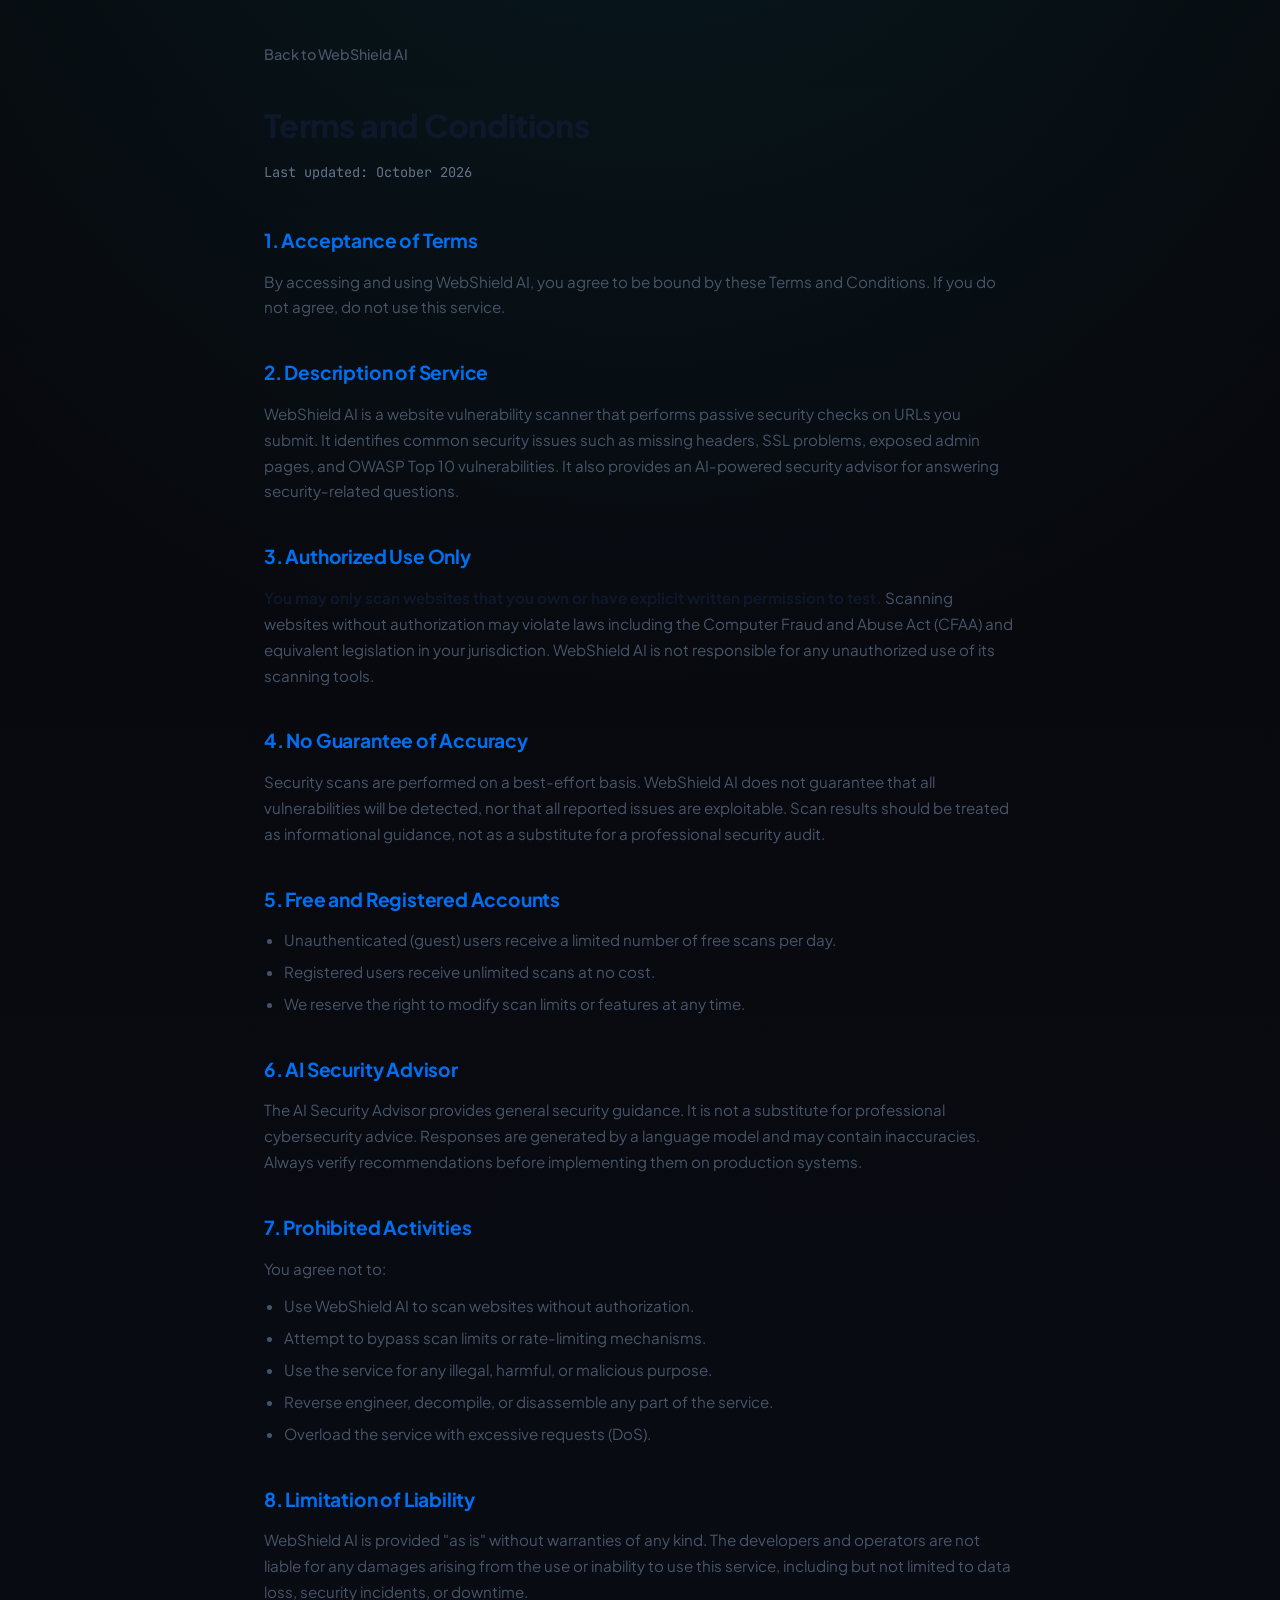
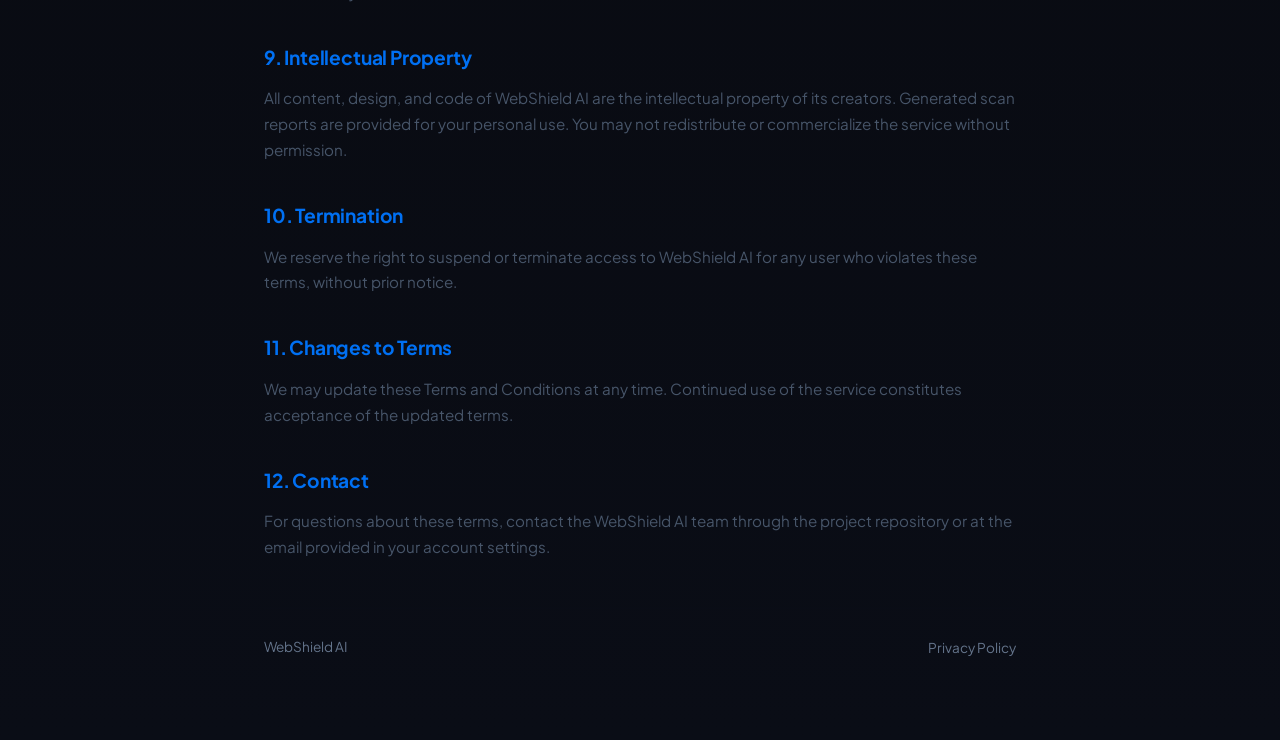
<file: frontend/terms.html>
<!DOCTYPE html>
<html lang="en">
<head>
    <meta charset="UTF-8">
    <meta name="viewport" content="width=device-width, initial-scale=1.0">
    <title>Terms and Conditions - WebShield AI</title>
    <meta name="description" content="Terms and Conditions for using WebShield AI website vulnerability scanner.">
    <link rel="icon" type="image/svg+xml" href="/favicon.svg">
    <link rel="preconnect" href="https://fonts.googleapis.com">
    <link rel="preconnect" href="https://fonts.gstatic.com" crossorigin>
    <link href="https://fonts.googleapis.com/css2?family=JetBrains+Mono:wght@400;500;600;700&family=Plus+Jakarta+Sans:wght@300;400;500;600;700;800&display=swap" rel="stylesheet">
    <style>
        :root {
            --bg-core: #07080c;
            --bg-surface: #0d0f17;
            --bg-surface-elevated: #131722;
            --bg-card: rgba(18, 22, 34, 0.72);
            --border-subtle: rgba(255, 255, 255, 0.07);
            --border-medium: rgba(255, 255, 255, 0.12);
            --border-bright: rgba(0, 229, 255, 0.3);
            --neon-cyan: #00e5ff;
            --neon-emerald: #00e676;
            --text-main: #f0f3fc;
            --text-muted: #8b95b0;
            --text-dim: #545e75;
            --font-sans: 'Plus Jakarta Sans', -apple-system, BlinkMacSystemFont, 'Segoe UI', Roboto, sans-serif;
            --font-mono: 'JetBrains Mono', 'Fira Code', monospace;
        }

        [data-theme="light"] {
            --bg-core: #f6f8fc;
            --bg-surface: #ffffff;
            --bg-surface-elevated: #edf2f9;
            --bg-card: rgba(255, 255, 255, 0.95);
            --border-subtle: rgba(15, 23, 42, 0.08);
            --border-medium: rgba(15, 23, 42, 0.16);
            --border-bright: rgba(0, 112, 243, 0.35);
            --neon-cyan: #0070f3;
            --text-main: #0f172a;
            --text-muted: #475569;
            --text-dim: #64748b;
        }

        *, *::before, *::after { box-sizing: border-box; margin: 0; padding: 0; }
        html { scroll-behavior: smooth; }


        body {
            background-color: var(--bg-core);
            background-image:
                radial-gradient(ellipse 80% 50% at 50% -20%, rgba(0, 229, 255, 0.09), transparent),
                linear-gradient(to bottom, #07080c, #0a0d16);
            color: var(--text-main);
            font-family: var(--font-sans);
            line-height: 1.7;
            min-height: 100vh;
            -webkit-font-smoothing: antialiased;
        }

        .page-container {
            max-width: 800px;
            margin: 0 auto;
            padding: 40px 24px 80px;
        }

        .back-link {
            display: inline-flex;
            align-items: center;
            gap: 6px;
            color: var(--text-muted);
            text-decoration: none;
            font-size: 0.9rem;
            font-weight: 500;
            margin-bottom: 32px;
            transition: color 0.2s;
        }
        .back-link:hover { color: var(--neon-cyan); }

        h1 {
            font-size: 2rem;
            font-weight: 800;
            letter-spacing: -0.02em;
            margin-bottom: 8px;
        }

        .last-updated {
            font-size: 0.85rem;
            color: var(--text-dim);
            margin-bottom: 40px;
            font-family: var(--font-mono);
        }

        h2 {
            font-size: 1.2rem;
            font-weight: 700;
            color: var(--neon-cyan);
            margin-top: 36px;
            margin-bottom: 12px;
            letter-spacing: -0.01em;
        }

        p, li {
            color: var(--text-muted);
            font-size: 0.95rem;
            line-height: 1.7;
            margin-bottom: 12px;
        }

        ul {
            padding-left: 20px;
            margin-bottom: 16px;
        }

        li { margin-bottom: 6px; }

        strong { color: var(--text-main); }

        .footer-bar {
            border-top: 1px solid var(--border-subtle);
            padding-top: 24px;
            margin-top: 48px;
            display: flex;
            justify-content: space-between;
            align-items: center;
            flex-wrap: wrap;
            gap: 16px;
        }

        .footer-bar a {
            color: var(--text-dim);
            text-decoration: none;
            font-size: 0.85rem;
            transition: color 0.2s;
        }
        .footer-bar a:hover { color: var(--neon-cyan); }
    </style>
</head>
<body>
    <div class="page-container">
        <a href="/" class="back-link">Back to WebShield AI</a>

        <h1>Terms and Conditions</h1>
        <p class="last-updated">Last updated: October 2026</p>

        <h2>1. Acceptance of Terms</h2>
        <p>By accessing and using WebShield AI, you agree to be bound by these Terms and Conditions. If you do not agree, do not use this service.</p>

        <h2>2. Description of Service</h2>
        <p>WebShield AI is a website vulnerability scanner that performs passive security checks on URLs you submit. It identifies common security issues such as missing headers, SSL problems, exposed admin pages, and OWASP Top 10 vulnerabilities. It also provides an AI-powered security advisor for answering security-related questions.</p>

        <h2>3. Authorized Use Only</h2>
        <p><strong>You may only scan websites that you own or have explicit written permission to test.</strong> Scanning websites without authorization may violate laws including the Computer Fraud and Abuse Act (CFAA) and equivalent legislation in your jurisdiction. WebShield AI is not responsible for any unauthorized use of its scanning tools.</p>

        <h2>4. No Guarantee of Accuracy</h2>
        <p>Security scans are performed on a best-effort basis. WebShield AI does not guarantee that all vulnerabilities will be detected, nor that all reported issues are exploitable. Scan results should be treated as informational guidance, not as a substitute for a professional security audit.</p>

        <h2>5. Free and Registered Accounts</h2>
        <ul>
            <li>Unauthenticated (guest) users receive a limited number of free scans per day.</li>
            <li>Registered users receive unlimited scans at no cost.</li>
            <li>We reserve the right to modify scan limits or features at any time.</li>
        </ul>

        <h2>6. AI Security Advisor</h2>
        <p>The AI Security Advisor provides general security guidance. It is not a substitute for professional cybersecurity advice. Responses are generated by a language model and may contain inaccuracies. Always verify recommendations before implementing them on production systems.</p>

        <h2>7. Prohibited Activities</h2>
        <p>You agree not to:</p>
        <ul>
            <li>Use WebShield AI to scan websites without authorization.</li>
            <li>Attempt to bypass scan limits or rate-limiting mechanisms.</li>
            <li>Use the service for any illegal, harmful, or malicious purpose.</li>
            <li>Reverse engineer, decompile, or disassemble any part of the service.</li>
            <li>Overload the service with excessive requests (DoS).</li>
        </ul>

        <h2>8. Limitation of Liability</h2>
        <p>WebShield AI is provided "as is" without warranties of any kind. The developers and operators are not liable for any damages arising from the use or inability to use this service, including but not limited to data loss, security incidents, or downtime.</p>

        <h2>9. Intellectual Property</h2>
        <p>All content, design, and code of WebShield AI are the intellectual property of its creators. Generated scan reports are provided for your personal use. You may not redistribute or commercialize the service without permission.</p>

        <h2>10. Termination</h2>
        <p>We reserve the right to suspend or terminate access to WebShield AI for any user who violates these terms, without prior notice.</p>

        <h2>11. Changes to Terms</h2>
        <p>We may update these Terms and Conditions at any time. Continued use of the service constitutes acceptance of the updated terms.</p>

        <h2>12. Contact</h2>
        <p>For questions about these terms, contact the WebShield AI team through the project repository or at the email provided in your account settings.</p>

        <div class="footer-bar">
            <a href="/">WebShield AI</a>
            <div>
                <a href="/privacy">Privacy Policy</a>
            </div>
        </div>
    </div>
    <script>
        const savedTheme = localStorage.getItem('webshield_theme') || (window.matchMedia('(prefers-color-scheme: light)').matches ? 'light' : 'dark');
        document.documentElement.setAttribute('data-theme', savedTheme);
    </script>
</body>
</html>
</file>
